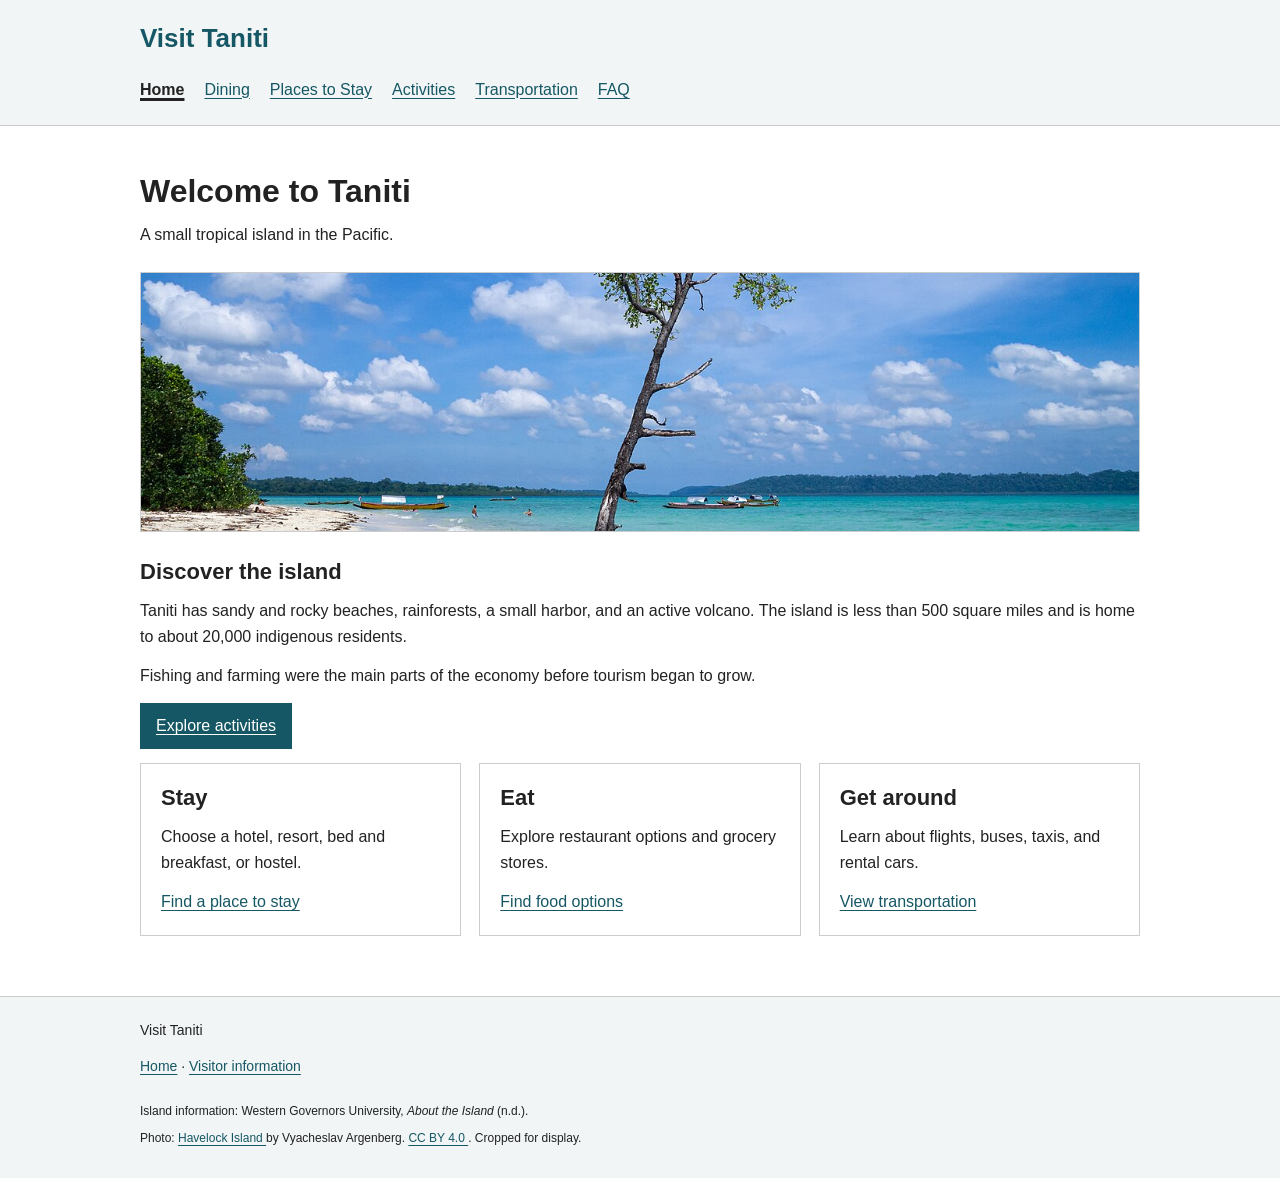
<file: index.html>
<!DOCTYPE html>
<html lang="en">

<head>
    <meta charset="UTF-8">
    <meta name="viewport" content="width=device-width, initial-scale=1">
    <title>Welcome to Taniti | Visit Taniti</title>
    <link rel="stylesheet" href="style.css">

</head>

<body>
    <a class="skip-link" href="#main">Skip to content</a>
    <header>
        <div class="container"><a class="brand" href="index.html">Visit Taniti</a>
            <nav aria-label="Main navigation"><a href="index.html" aria-current="page">Home</a><a
                    href="dining.html">Dining</a><a href="lodging.html">Places to Stay</a><a
                    href="activities.html">Activities</a><a href="transportation.html">Transportation</a><a
                    href="faq.html">FAQ</a></nav>
        </div>
    </header>
    <main class="container" id="main">
        <h1>Welcome to Taniti</h1>
        <p class="intro">A small tropical island in the Pacific.</p>
        <img class="hero" 
            src="images/island.jpg"
            alt="A tree on a beach with clear blue water">
        <section>
            <h2>Discover the island</h2>
            <p>Taniti has sandy and rocky beaches, rainforests, a small harbor, and an active volcano. The island is
                less than 500 square miles and is home to about 20,000 indigenous residents.</p>
            <p>Fishing and farming were the main parts of the economy before tourism began to grow.</p>
            <p><a class="button" href="activities.html">Explore activities</a></p>
        </section>
        <div class="grid">
            <section class="card">
                <h2>Stay</h2>
                <p>Choose a hotel, resort, bed and breakfast, or hostel.</p><a href="lodging.html">Find a place to
                    stay</a>
            </section>
            <section class="card">
                <h2>Eat</h2>
                <p>Explore restaurant options and grocery stores.</p><a href="dining.html">Find food options</a>
            </section>
            <section class="card">
                <h2>Get around</h2>
                <p>Learn about flights, buses, taxis, and rental cars.</p><a href="transportation.html">View
                    transportation</a>
            </section>
        </div>
    </main>
    <footer>
    <div class="container">
        <p>Visit Taniti</p>

        <p>
            <a href="index.html">Home</a> ·
            <a href="faq.html">Visitor information</a>
        </p>

        <div class="credits">
            <p>
                Island information: Western Governors University,
                <cite>About the Island</cite> (n.d.).
            </p>

            <p>
                Photo:
                <a href="https://commons.wikimedia.org/wiki/File:Havelock_Island,_Mangrove_tree_on_the_beach,_Andaman_Islands.jpg">
                    Havelock Island
                </a>
                by Vyacheslav Argenberg.
                <a href="https://creativecommons.org/licenses/by/4.0/">
                    CC BY 4.0
                </a>.
                Cropped for display.
            </p>
        </div>
    </div>
</footer>
</body>

</html>
</file>
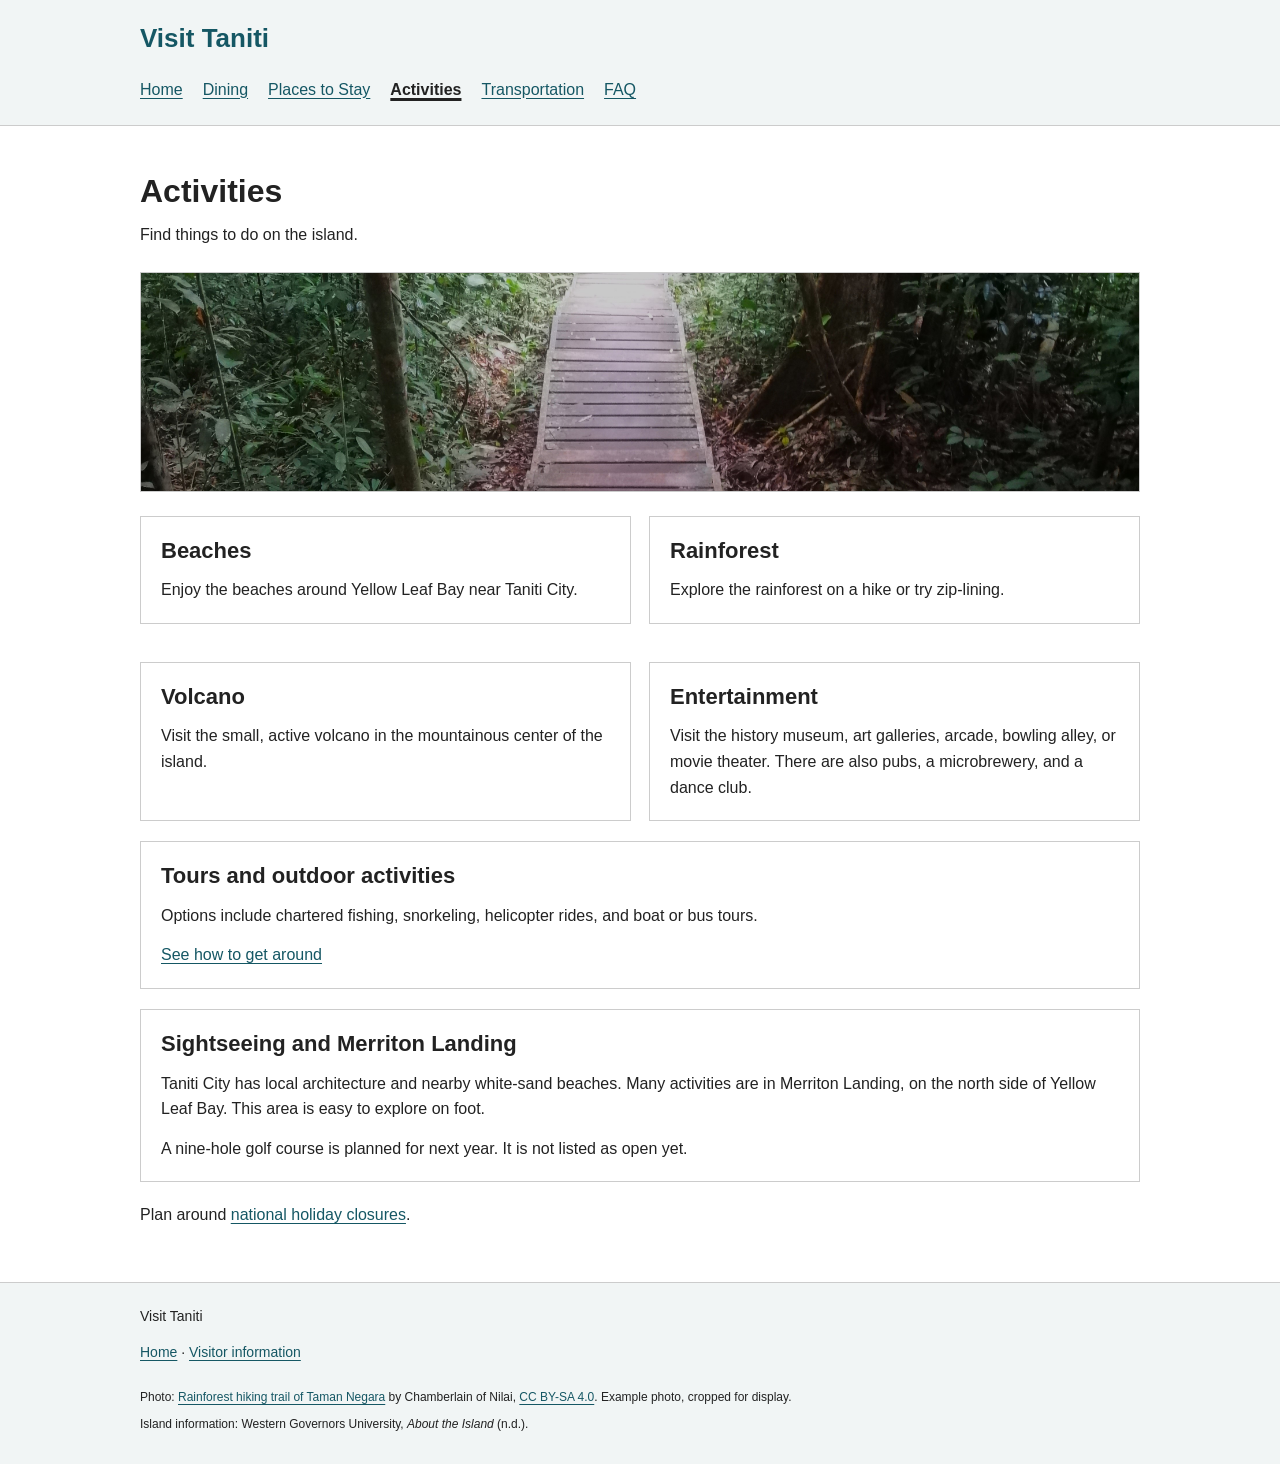
<file: activities.html>
<!DOCTYPE html>
<html lang="en">

<head>
    <meta charset="UTF-8">
    <meta name="viewport" content="width=device-width, initial-scale=1">
    <title>Activities | Visit Taniti</title>
    <link rel="stylesheet" href="style.css">

</head>

<body>
    <a class="skip-link" href="#main">Skip to content</a>
    <header>
        <div class="container"><a class="brand" href="index.html">Visit Taniti</a>
            <nav aria-label="Main navigation"><a href="index.html">Home</a><a href="dining.html">Dining</a><a
                    href="lodging.html">Places to Stay</a><a href="activities.html" aria-current="page">Activities</a><a
                    href="transportation.html">Transportation</a><a href="faq.html">FAQ</a></nav>
        </div>
    </header>
    <main class="container" id="main">
        <h1>Activities</h1>
        <p class="intro">Find things to do on the island.</p>
        <img class="page-photo" src="images/rainforest.jpg" alt="A walking trail through a green rainforest" width="3456" height="4608">
        <div class="grid two">
            <section class="card">
                <h2>Beaches</h2>
                <p>Enjoy the beaches around Yellow Leaf Bay near Taniti City.</p>
            </section>
            <section class="card">
                <h2>Rainforest</h2>
                <p>Explore the rainforest on a hike or try zip-lining.</p>
            </section>
            <section class="card">
                <h2>Volcano</h2>
                <p>Visit the small, active volcano in the mountainous center of the island.</p>
            </section>
            <section class="card">
                <h2>Entertainment</h2>
                <p>Visit the history museum, art galleries, arcade, bowling alley, or movie theater. There are also
                    pubs, a microbrewery, and a dance club.</p>
            </section>
        </div>
        <section class="card">
            <h2>Tours and outdoor activities</h2>
            <p>Options include chartered fishing, snorkeling, helicopter rides, and boat or bus tours.</p><a
                href="transportation.html">See how to get around</a>
        </section>
        <section class="card">
            <h2>Sightseeing and Merriton Landing</h2>
            <p>Taniti City has local architecture and nearby white-sand beaches. Many activities are in Merriton
                Landing, on the north side of Yellow Leaf Bay. This area is easy to explore on foot.</p>
            <p>A nine-hole golf course is planned for next year. It is not listed as open yet.</p>
        </section>
        <p>Plan around <a href="faq.html#holidays">national holiday closures</a>.</p>
    </main>
    <footer>
        <div class="container">
            <p>Visit Taniti</p>

            <p>
                <a href="index.html">Home</a> ·
                <a href="faq.html">Visitor information</a>
            </p>

            <div class="credits">
                <p>Photo: <a href="https://commons.wikimedia.org/wiki/File:Rainforest_hiking_trail_of_Taman_Negara.jpg">Rainforest hiking trail of Taman Negara</a>
                    by Chamberlain of Nilai, <a href="https://creativecommons.org/licenses/by-sa/4.0/">CC BY-SA 4.0</a>.
                    Example photo, cropped for display.</p>
                <p>
                    Island information: Western Governors University,
                    <cite>About the Island</cite> (n.d.).
                </p>
            </div>
        </div>
    </footer>
</body>

</html>
</file>
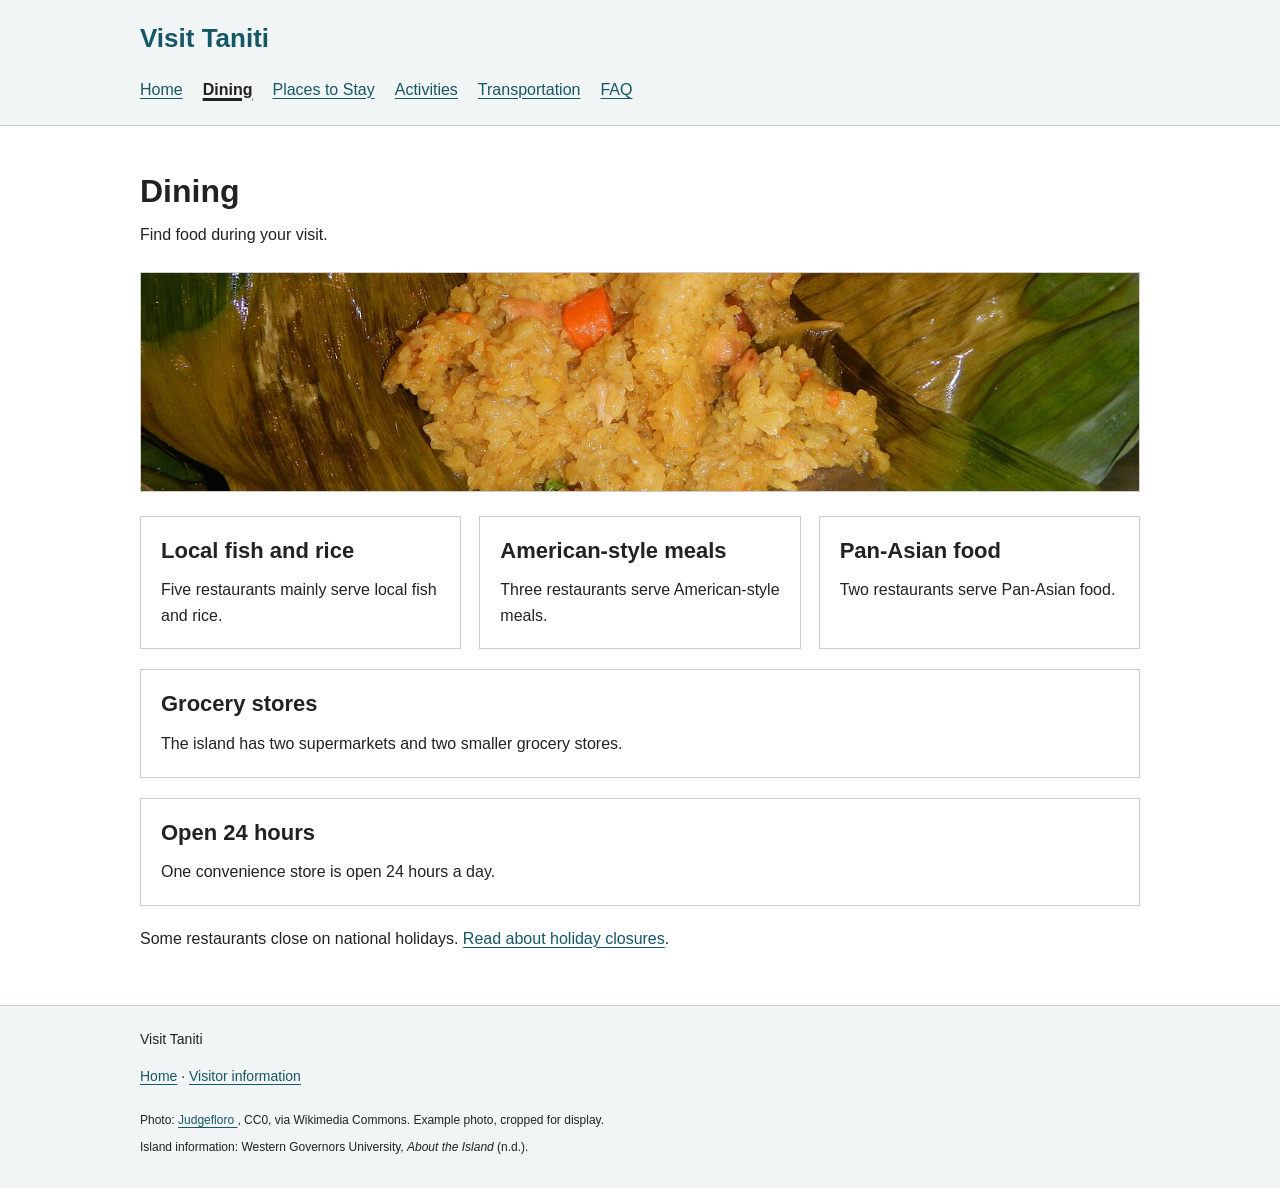
<file: dining.html>
<!DOCTYPE html>
<html lang="en">

<head>
    <meta charset="UTF-8">
    <meta name="viewport" content="width=device-width, initial-scale=1">
    <title>Dining | Visit Taniti</title>
    <link rel="stylesheet" href="style.css">

</head>

<body>
    <a class="skip-link" href="#main">Skip to content</a>
    <header>
        <div class="container"><a class="brand" href="index.html">Visit Taniti</a>
            <nav aria-label="Main navigation"><a href="index.html">Home</a><a href="dining.html"
                    aria-current="page">Dining</a><a href="lodging.html">Places to Stay</a><a
                    href="activities.html">Activities</a><a href="transportation.html">Transportation</a><a
                    href="faq.html">FAQ</a></nav>
        </div>
    </header>
    <main class="container" id="main">
        <h1>Dining</h1>
        <p class="intro">Find food during your visit.</p>
        <img class="page-photo" src="images/pan-asian food.jpg" alt="rice mixed with fish andvegetables" width="556" height="417">
        <div class="grid">
            <section class="card">
                <h2>Local fish and rice</h2>
                <p>Five restaurants mainly serve local fish and rice.</p>
            </section>
            <section class="card">
                <h2>American-style meals</h2>
                <p>Three restaurants serve American-style meals.</p>
            </section>
            <section class="card">
                <h2>Pan-Asian food</h2>
                <p>Two restaurants serve Pan-Asian food.</p>
            </section>
        </div>
        <section class="card">
            <h2>Grocery stores</h2>
            <p>The island has two supermarkets and two smaller grocery stores.</p>
        </section>
        <section class="card">
            <h2>Open 24 hours</h2>
            <p>One convenience store is open 24 hours a day.</p>
        </section>
        <p>Some restaurants close on national holidays. <a href="faq.html#holidays">Read about holiday closures</a>.</p>
    </main>
    <footer>
        <div class="container">
            <p>Visit Taniti</p>

            <p>
                <a href="index.html">Home</a> ·
                <a href="faq.html">Visitor information</a>
            </p>

            <div class="credits">
                <p>
                    Photo:
                    <a
                        href="https://commons.wikimedia.org/wiki/File:09422jfCabalen_restaurants_food_products_buffets_in_Bulacan_Philippinesfvf_03.jpg">
                        Judgefloro
                    </a>, CC0, via Wikimedia Commons.
                    Example photo, cropped for display.
                    </p>
                
                <p>
                    Island information: Western Governors University,
                    <cite>About the Island</cite> (n.d.).
                </p>
            </div>
        </div>
    </footer>
</body>

</html>
</file>
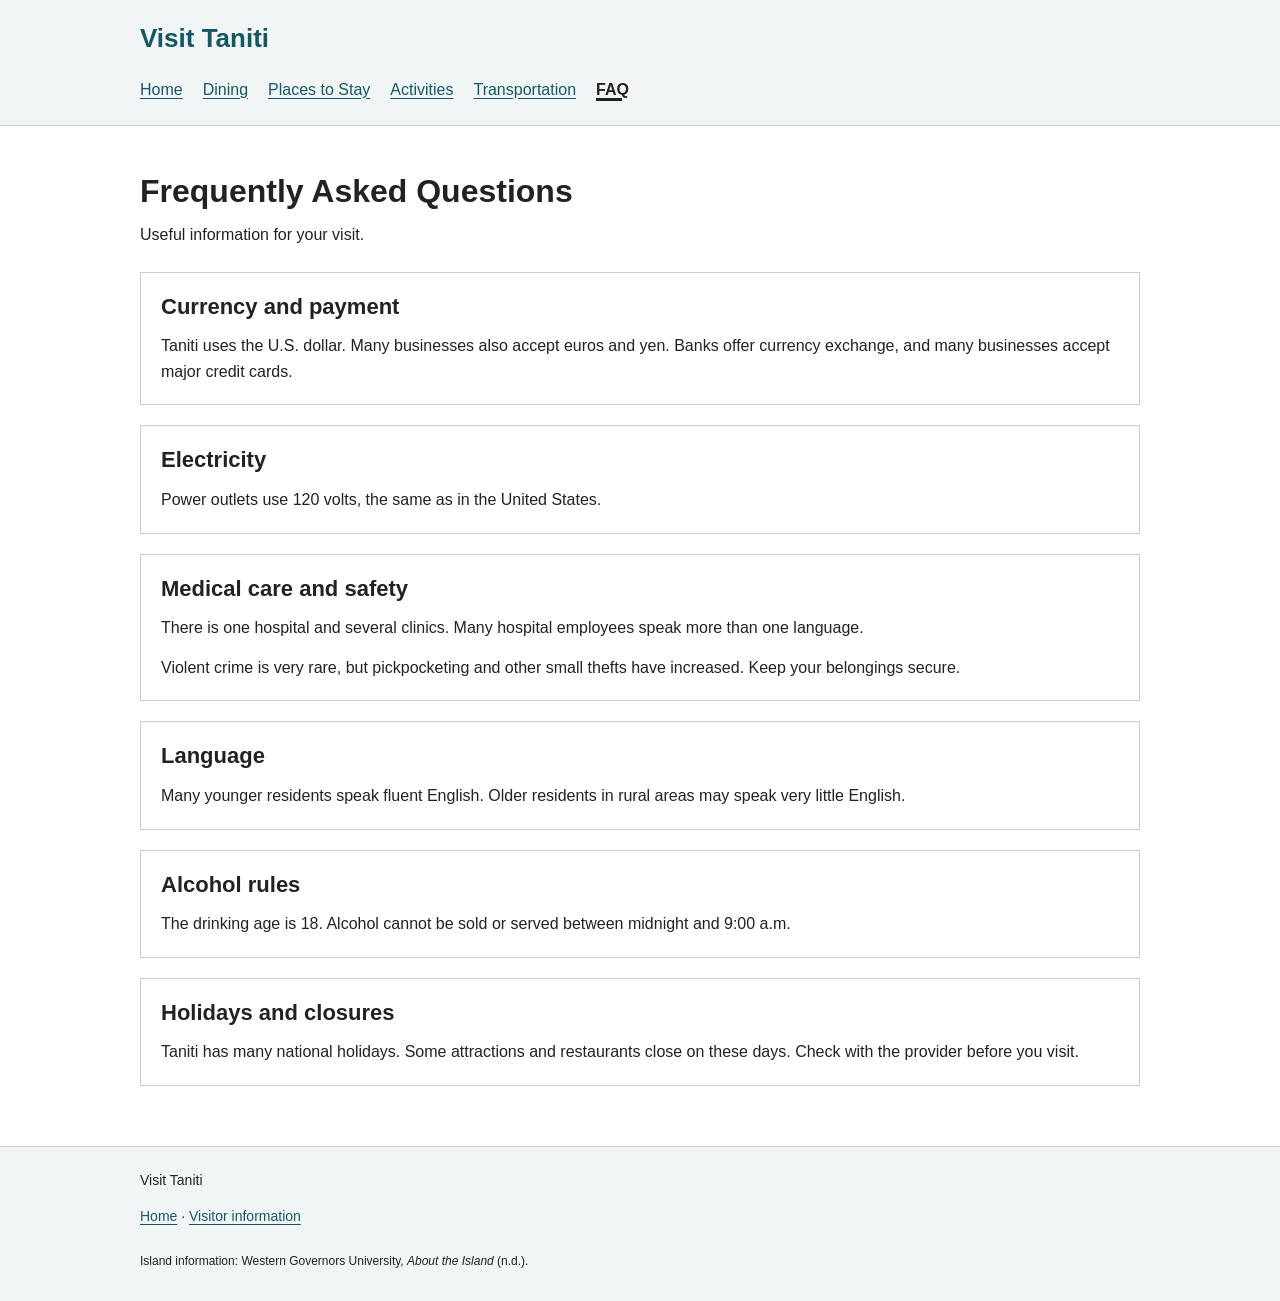
<file: faq.html>
<!DOCTYPE html>
<html lang="en">

<head>
    <meta charset="UTF-8">
    <meta name="viewport" content="width=device-width, initial-scale=1">
    <title>Frequently Asked Questions | Visit Taniti</title>
    <link rel="stylesheet" href="style.css">

</head>

<body>
    <a class="skip-link" href="#main">Skip to content</a>
    <header>
        <div class="container"><a class="brand" href="index.html">Visit Taniti</a>
            <nav aria-label="Main navigation"><a href="index.html">Home</a><a href="dining.html">Dining</a><a
                    href="lodging.html">Places to Stay</a><a href="activities.html">Activities</a><a
                    href="transportation.html">Transportation</a><a href="faq.html" aria-current="page">FAQ</a></nav>
        </div>
    </header>
    <main class="container" id="main">
        <h1>Frequently Asked Questions</h1>
        <p class="intro">Useful information for your visit.</p>
        <section class="card" id="currency">
            <h2>Currency and payment</h2>
            <p>Taniti uses the U.S. dollar. Many businesses also accept euros and yen. Banks offer currency exchange,
                and many businesses accept major credit cards.</p>
        </section>
        <section class="card">
            <h2>Electricity</h2>
            <p>Power outlets use 120 volts, the same as in the United States.</p>
        </section>
        <section class="card">
            <h2>Medical care and safety</h2>
            <p>There is one hospital and several clinics. Many hospital employees speak more than one language.</p>
            <p>Violent crime is very rare, but pickpocketing and other small thefts have increased. Keep your belongings
                secure.</p>
        </section>
        <section class="card">
            <h2>Language</h2>
            <p>Many younger residents speak fluent English. Older residents in rural areas may speak very little
                English.</p>
        </section>
        <section class="card">
            <h2>Alcohol rules</h2>
            <p>The drinking age is 18. Alcohol cannot be sold or served between midnight and 9:00 a.m.</p>
        </section>
        <section class="card" id="holidays">
            <h2>Holidays and closures</h2>
            <p>Taniti has many national holidays. Some attractions and restaurants close on these days. Check with the
                provider before you visit.</p>
        </section>
    </main>
    <footer>
        <div class="container">
            <p>Visit Taniti</p>

            <p>
                <a href="index.html">Home</a> ·
                <a href="faq.html">Visitor information</a>
            </p>

            <div class="credits">
                <p>
                    Island information: Western Governors University,
                    <cite>About the Island</cite> (n.d.).
                </p>
            </div>
        </div>
    </footer>
</body>

</html>
</file>
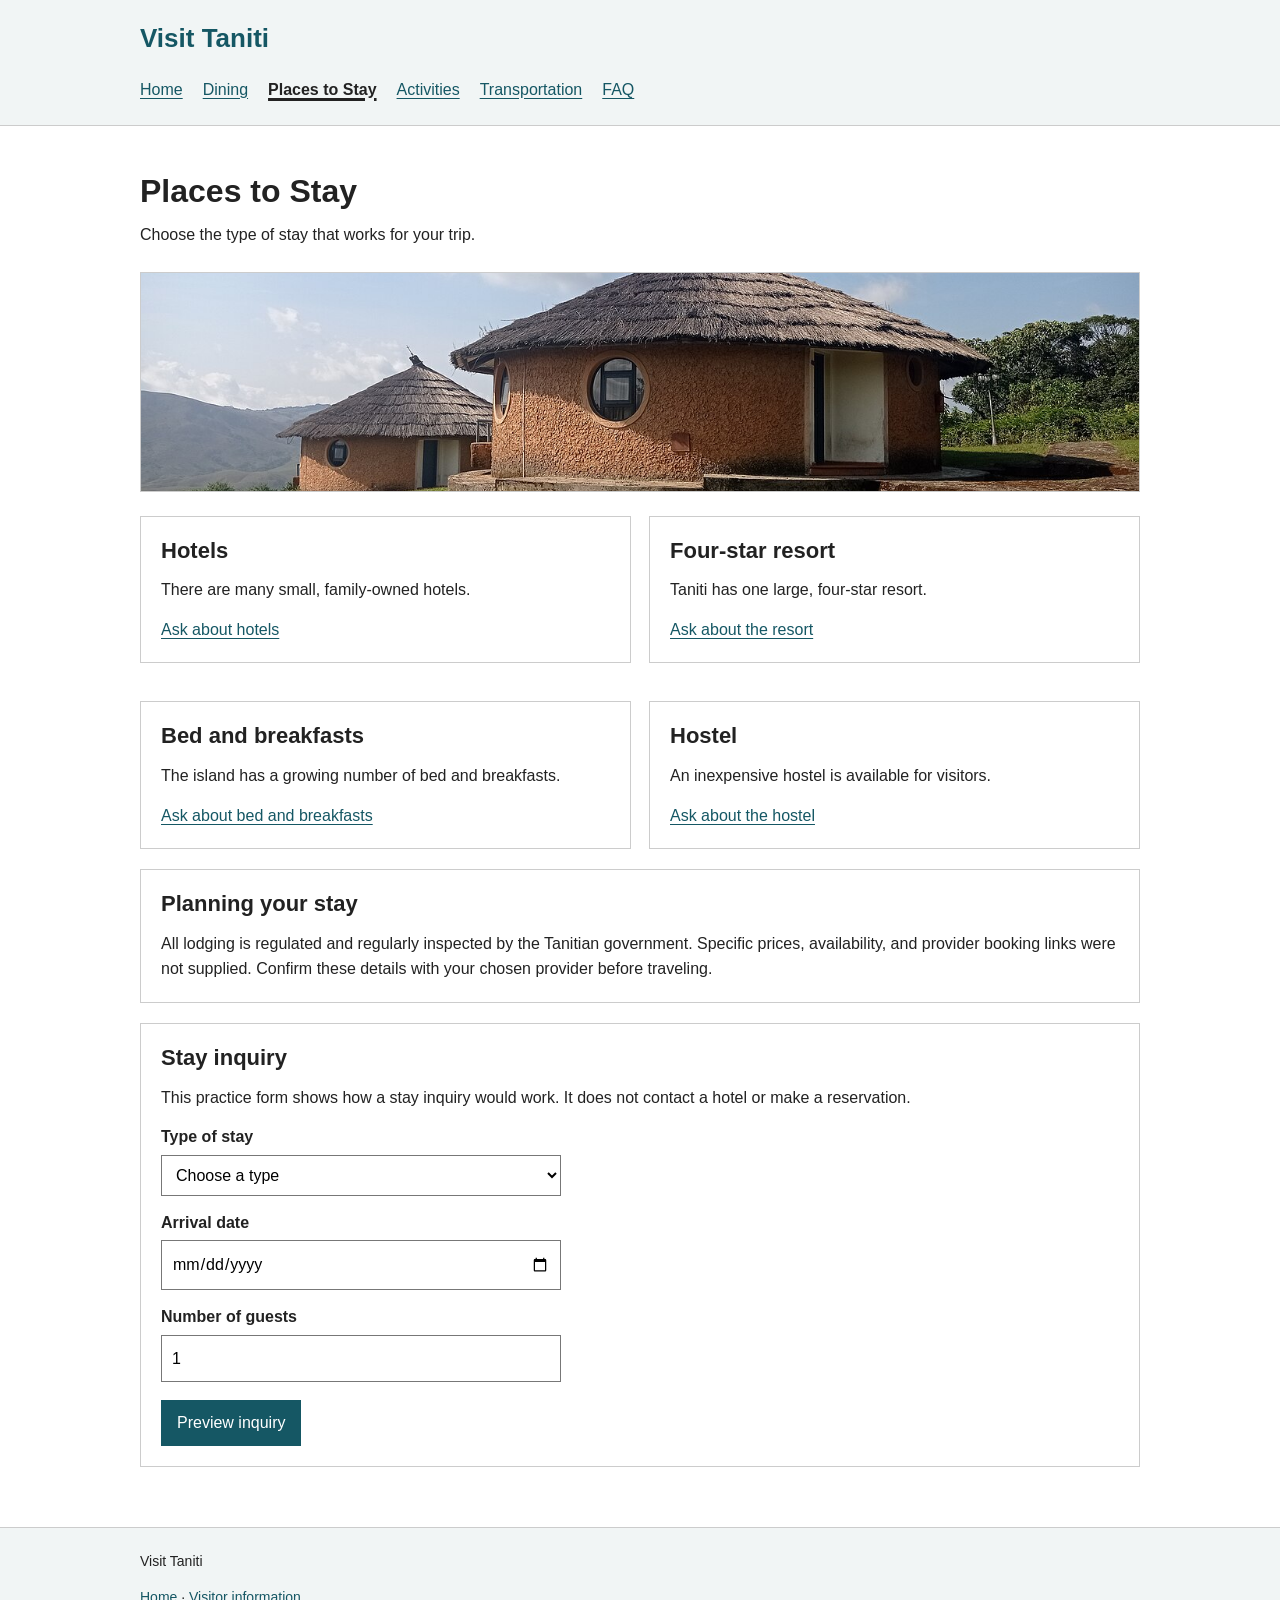
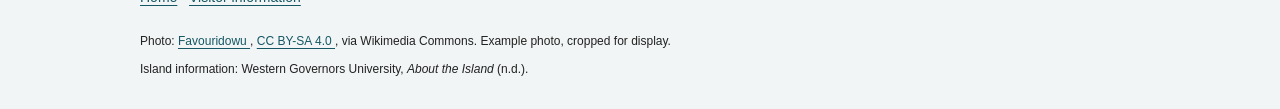
<file: lodging.html>
<!DOCTYPE html>
<html lang="en">

<head>
    <meta charset="UTF-8">
    <meta name="viewport" content="width=device-width, initial-scale=1">
    <title>Places to Stay | Visit Taniti</title>
    <link rel="stylesheet" href="style.css">
    <script src="script.js" defer></script>
</head>

<body>
    <a class="skip-link" href="#main">Skip to content</a>
    <header>
        <div class="container"><a class="brand" href="index.html">Visit Taniti</a>
            <nav aria-label="Main navigation"><a href="index.html">Home</a><a href="dining.html">Dining</a><a
                    href="lodging.html" aria-current="page">Places to Stay</a><a href="activities.html">Activities</a><a
                    href="transportation.html">Transportation</a><a href="faq.html">FAQ</a></nav>
        </div>
    </header>
    <main class="container" id="main">
        <h1>Places to Stay</h1>
        <p class="intro">Choose the type of stay that works for your trip.</p>
        <img class="page-photo" src="images/stay.jpg" alt="A hut at Obudu Mountain Resort" width="556" height="417">
    
        <div class="grid two">
            <section class="card">
                <h2>Hotels</h2>
                <p>There are many small, family-owned hotels.</p><a href="#request">Ask about hotels</a>
            </section>
            <section class="card">
                <h2>Four-star resort</h2>
                <p>Taniti has one large, four-star resort.</p><a href="#request">Ask about the resort</a>
            </section>
            <section class="card">
                <h2>Bed and breakfasts</h2>
                <p>The island has a growing number of bed and breakfasts.</p><a href="#request">Ask about bed and
                    breakfasts</a>
            </section>
            <section class="card">
                <h2>Hostel</h2>
                <p>An inexpensive hostel is available for visitors.</p><a href="#request">Ask about the hostel</a>
            </section>
        </div>
        <section class="card">
            <h2>Planning your stay</h2>
            <p>All lodging is regulated and regularly inspected by the Tanitian government. Specific prices,
                availability, and provider booking links were not supplied. Confirm these details with your chosen
                provider before traveling.</p>
        </section>
        <section class="card" id="request">
            <h2>Stay inquiry</h2>
            <p>This practice form shows how a stay inquiry would work. It does not contact a hotel or make a
                reservation.</p>
            <form id="stay-form">
                <label for="stay">Type of stay</label><select id="stay" required>
                    <option value="">Choose a type</option>
                    <option>Hotel</option>
                    <option>Four-star resort</option>
                    <option>Bed and breakfast</option>
                    <option>Hostel</option>
                </select>
                <label for="arrival">Arrival date</label><input id="arrival" type="date" required>
                <label for="guests">Number of guests</label><input id="guests" type="number" min="1" max="50" value="1"
                    required>
                <button type="submit">Preview inquiry</button>
            </form>
            <p id="confirmation" role="status" aria-live="polite"></p>
        </section>
    </main>
    <footer>
        <div class="container">
            <p>Visit Taniti</p>

            <p>
                <a href="index.html">Home</a> ·
                <a href="faq.html">Visitor information</a>
            </p>

            <div class="credits">

                <p>
                    Photo:
                    <a href="https://commons.wikimedia.org/wiki/File:African_Hut,_Obudu_Mountain_Resort,_Obudu,_Cross_River_State.jpg">
                        Favouridowu
                    </a>,
                    <a href="https://creativecommons.org/licenses/by-sa/4.0/">
                        CC BY-SA 4.0
                    </a>, via Wikimedia Commons.
                    Example photo, cropped for display.
                    </p>
                <p>
                    Island information: Western Governors University,
                    <cite>About the Island</cite> (n.d.).
                </p>
            </div>
        </div>
    </footer>
</body>

</html>
</file>
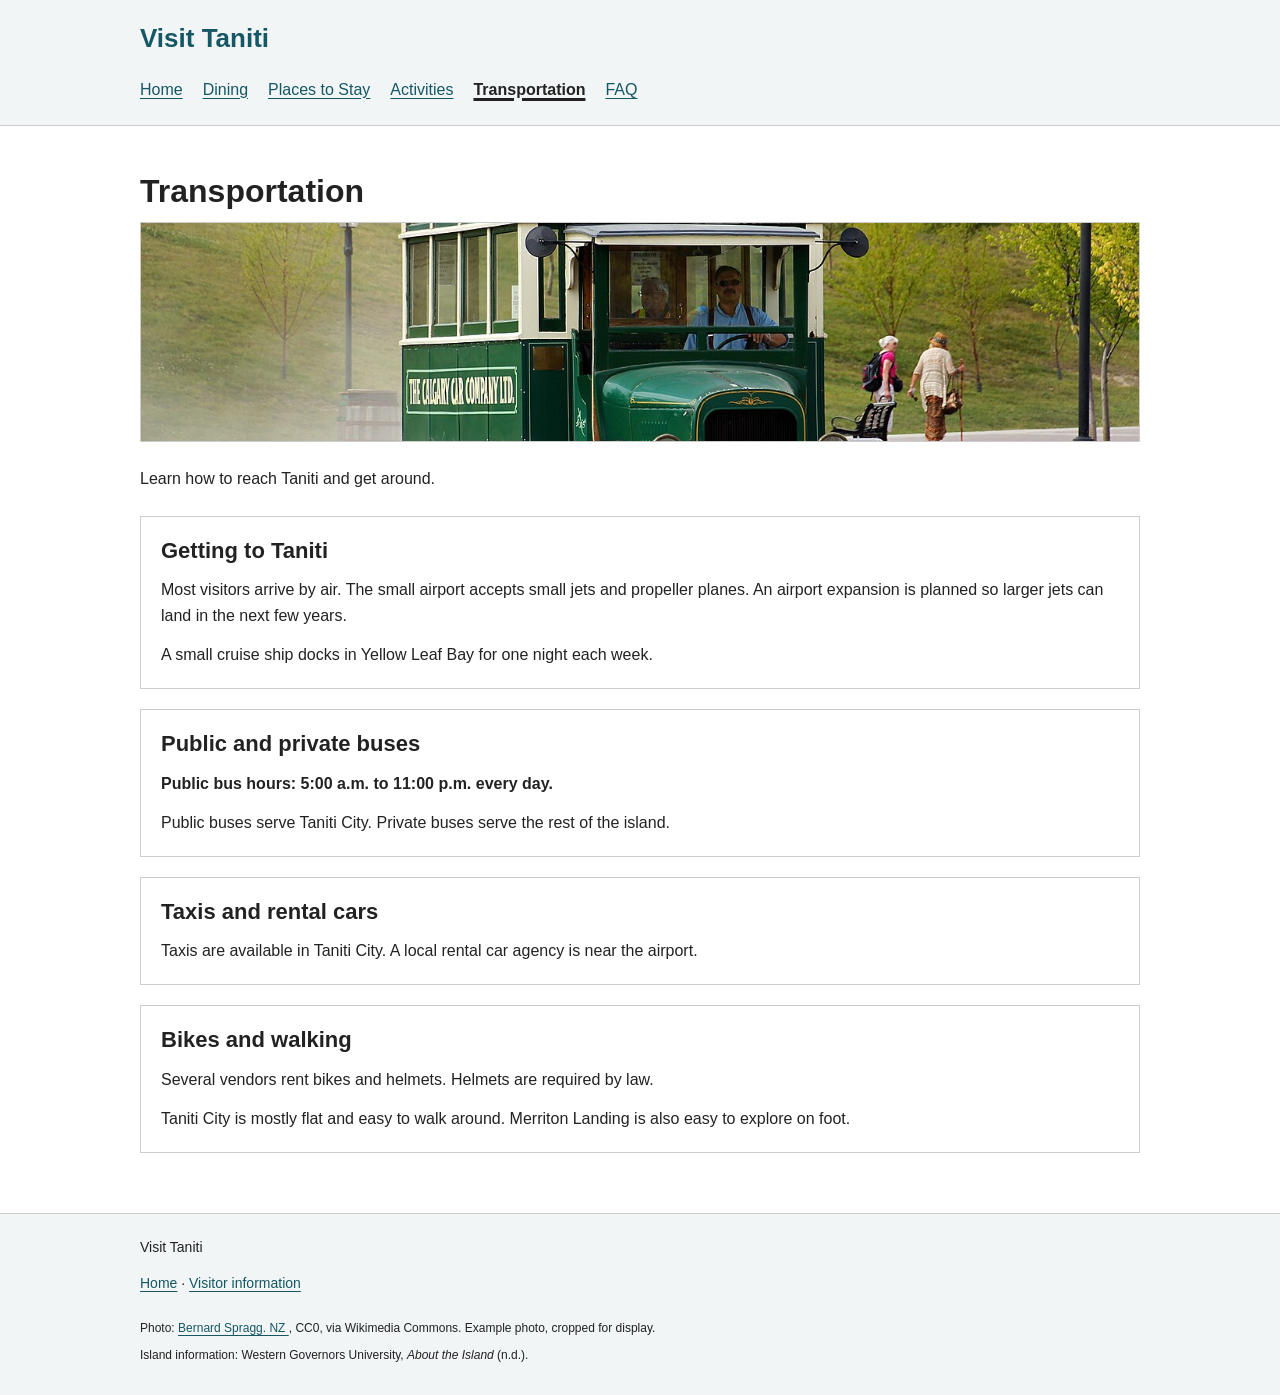
<file: transportation.html>
<!DOCTYPE html>
<html lang="en">

<head>
    <meta charset="UTF-8">
    <meta name="viewport" content="width=device-width, initial-scale=1">
    <title>Transportation | Visit Taniti</title>
    <link rel="stylesheet" href="style.css">

</head>

<body>
    <a class="skip-link" href="#main">Skip to content</a>
    <header>
        <div class="container"><a class="brand" href="index.html">Visit Taniti</a>
            <nav aria-label="Main navigation"><a href="index.html">Home</a><a href="dining.html">Dining</a><a
                    href="lodging.html">Places to Stay</a><a href="activities.html">Activities</a><a
                    href="transportation.html" aria-current="page">Transportation</a><a href="faq.html">FAQ</a></nav>
        </div>
    </header>
    <main class="container" id="main">
        <h1>Transportation</h1>
        <img class="page-photo" src="images/bus.jpg"alt="An old green bus">
        <p class="intro">Learn how to reach Taniti and get around.</p>
        <section class="card">
            <h2>Getting to Taniti</h2>
            <p>Most visitors arrive by air. The small airport accepts small jets and propeller planes. An airport
                expansion is planned so larger jets can land in the next few years.</p>
            <p>A small cruise ship docks in Yellow Leaf Bay for one night each week.</p>
        </section>
        <section class="card" id="buses">
            <h2>Public and private buses</h2>
            <p><strong>Public bus hours: 5:00 a.m. to 11:00 p.m. every day.</strong></p>
            <p>Public buses serve Taniti City. Private buses serve the rest of the island.</p>
        </section>
        <section class="card">
            <h2>Taxis and rental cars</h2>
            <p>Taxis are available in Taniti City. A local rental car agency is near the airport.</p>
        </section>
        <section class="card">
            <h2>Bikes and walking</h2>
            <p>Several vendors rent bikes and helmets. Helmets are required by law.</p>
            <p>Taniti City is mostly flat and easy to walk around. Merriton Landing is also easy to explore on foot.</p>
        </section>
    </main>
    <footer>
        <div class="container">
            <p>Visit Taniti</p>

            <p>
                <a href="index.html">Home</a> ·
                <a href="faq.html">Visitor information</a>
            </p>

            <div class="credits">
                <p>
                    Photo:
                    <a href="https://commons.wikimedia.org/wiki/File:Old_green_bus._(13815112743).jpg">
                        Bernard Spragg. NZ
                    </a>, CC0, via Wikimedia Commons.
                    Example photo, cropped for display.
                </p>
                <p>
                    Island information: Western Governors University,
                    <cite>About the Island</cite> (n.d.).
                </p>
            </div>
        </div>
    </footer>
</body>

</html>
</file>
<file: style.css>
/* Shared layout for all six pages. */
* {
    box-sizing: border-box;
}

body {
    margin: 0;
    font-family: Arial, sans-serif;
    color: #222;
    background: #fff;
    line-height: 1.6;
}

.container {
    width: 90%;
    max-width: 1000px;
    margin: auto;
}

header {
    background: #f1f5f5;
    border-bottom: 1px solid #ccc;
    padding: 18px 0;
}

.brand {
    font-size: 26px;
    font-weight: bold;
    text-decoration: none;
}

nav {
    display: flex;
    flex-wrap: wrap;
    gap: 8px 20px;
    margin-top: 12px;
}

nav a {
    padding: 5px 0;
}

nav a[aria-current="page"] {
    color: #222;
    font-weight: bold;
    text-decoration-thickness: 3px;
}

a {
    color: #155764;
    text-underline-offset: 3px;
}

a:hover {
    color: #102d33;
}

a:focus-visible,
button:focus-visible,
input:focus-visible,
select:focus-visible {
    outline: 3px solid #905400;
    outline-offset: 4px;
}

main {
    padding: 24px 0 40px;
}

h1 {
    font-size: 32px;
    line-height: 1.2;
    margin-bottom: 12px;
}

h2 {
    font-size: 22px;
    line-height: 1.3;
    margin: 0 0 12px;
}

p {
    margin: 0 0 14px;
}

.intro {
    margin-bottom: 24px;
}

.hero {
    display: block;
    width: 100%;
    height: 260px;
    border: 1px solid #ccc;
    margin-bottom: 26px;
    object-fit: cover;
}

.grid {
    display: grid;
    grid-template-columns: repeat(3, minmax(0, 1fr));
    gap: 18px;
}

.page-photo {
    display: block;
    width: 100%;
    height: 220px;
    object-fit: cover;
    margin-bottom: 24px;
    border: 1px solid #ccc;
}

.grid.two {
    grid-template-columns: repeat(2, minmax(0, 1fr));
}

.card {
    border: 1px solid #ccc;
    padding: 20px;
    margin-bottom: 20px;
    scroll-margin-top: 20px;
}

.card p:last-child {
    margin-bottom: 0;
}

.button,
button {
    display: inline-block;
    background: #155764;
    color: white;
    border: none;
    padding: 10px 16px;
    font: inherit;
    cursor: pointer;
}

.button:hover,
button:hover {
    background: #102d33;
    color: white;
}

form {
    max-width: 400px;
}

label {
    display: block;
    font-weight: bold;
    margin: 14px 0 5px;
}

input,
select {
    display: block;
    width: 100%;
    padding: 10px;
    border: 1px solid #777;
    background: white;
    font: inherit;
}

button {
    margin-top: 18px;
}

#confirmation:not(:empty) {
    margin-top: 18px;
    font-weight: bold;
}

footer {
    border-top: 1px solid #ccc;
    background: #f1f5f5;
    padding: 22px 0;
    font-size: 14px;
}

.skip-link {
    position: absolute;
    left: -9999px;
}

.skip-link:focus {
    left: 10px;
    top: 10px;
    padding: 10px;
    background: white;
}

.credits {
    margin-top: 24px;
    font-size: 12px;
}

.credits p {
    margin-bottom: 8px;
}

@media (max-width: 650px) {

    .grid,
    .grid.two {
        grid-template-columns: 1fr;
    }

    h1 {
        font-size: 28px;
    }

    nav {
        gap: 8px 16px;
    }

    .card {
        padding: 16px;
    }
}
</file>
